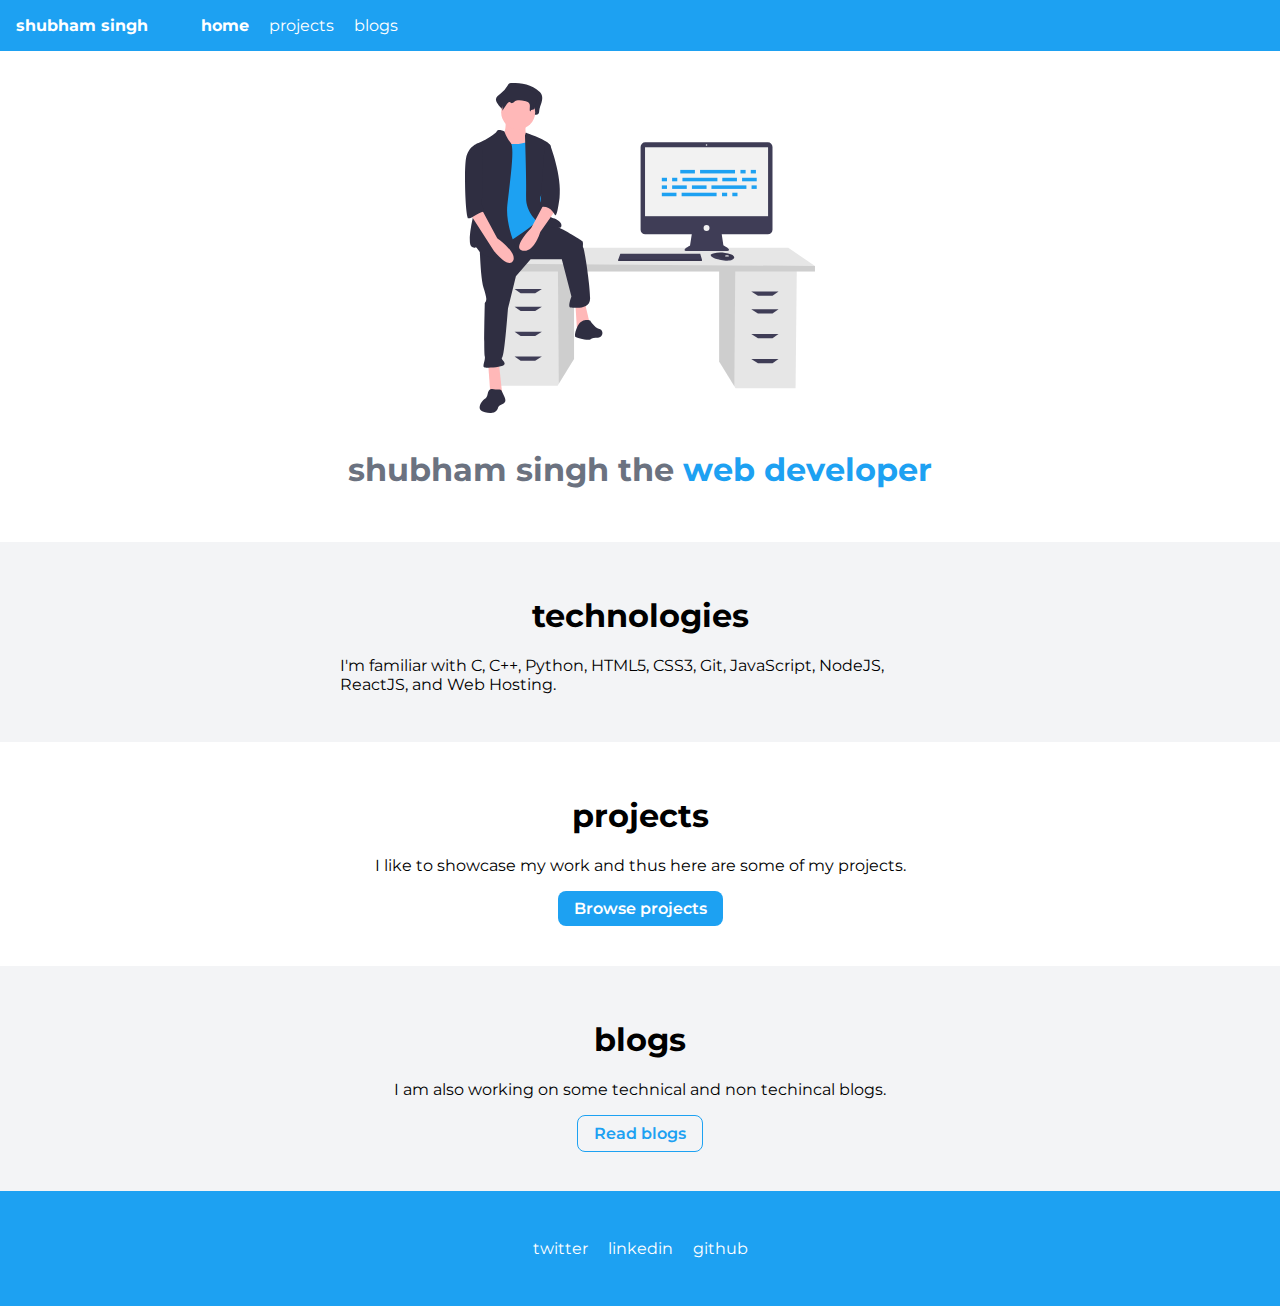
<file: index.html>
<!DOCTYPE html>
<html lang="en">

<head>
    <meta charset="UTF-8">
    <meta name="viewport" content="width=device-width, initial-scale=1.0">
    <link rel="stylesheet" href="styles.css">
    <title>home | shubham</title>
</head>

<body>

    <nav class="navigation">
        <div class="nav-brand text-center">
            <a class="link" href="index.html">shubham singh</a>
        </div>
        <ul class="list-non-bullet nav-pills text-center">
            <li class="list-item-inline"><a class="link link-active" href="index.html">home</a></li>
            <li class="list-item-inline"><a class="link" href="projects.html">projects</a></li>
            <li class="list-item-inline"><a class="link" href="blogs.html">blogs</a></li>
        </ul>
    </nav>

    <header class="hero">
        <img class="hero-img" src="/images/web-developer.svg" alt="">
        <h1 class="hero-heading">shubham singh the <span class="text-focus">web developer</span></h1>
    </header>

    <section class="section ow">
        <div class="container container-center">
            <h1>technologies</h1>
            <p>I'm familiar with C, C++, Python, HTML5, CSS3, Git, JavaScript, NodeJS, ReactJS, and Web Hosting.</p>
        </div>
    </section>

    <section class="section">
        <div class="container container-center">
            <h1>projects</h1>
            <p class="text-center">I like to showcase my work and thus here are some of my projects.<br>
                <a class="link link-primary" href="projects.html">Browse projects</a>
            </p>

        </div>
    </section>

    <section class="section ow">
        <div class="container container-center">
            <h1>blogs</h1>
            <p class="text-center">I am also working on some technical and non techincal blogs.<br>
                <a class="link link-secondary" href="blogs.html">Read blogs</a></p>
        </div>
    </section>

    <footer class="footer">
        <ul class="list-non-bullet">
            <li class="list-item-inline">
                <a class="link" href="https://twitter.com/i_shubhamsingh" target="_blank">twitter</a>
            </li>
            <li class="list-item-inline">
                <a class="link" href="https://www.linkedin.com/in/shubham-singh" target="_blank">linkedin</a>
            </li>
            <li class="list-item-inline">
                <a class="link" href="https://www.github.com/shubham-singh" target="_blank">github</a>
            </li>
        </ul>
    </footer>
</body>

</html>
</file>
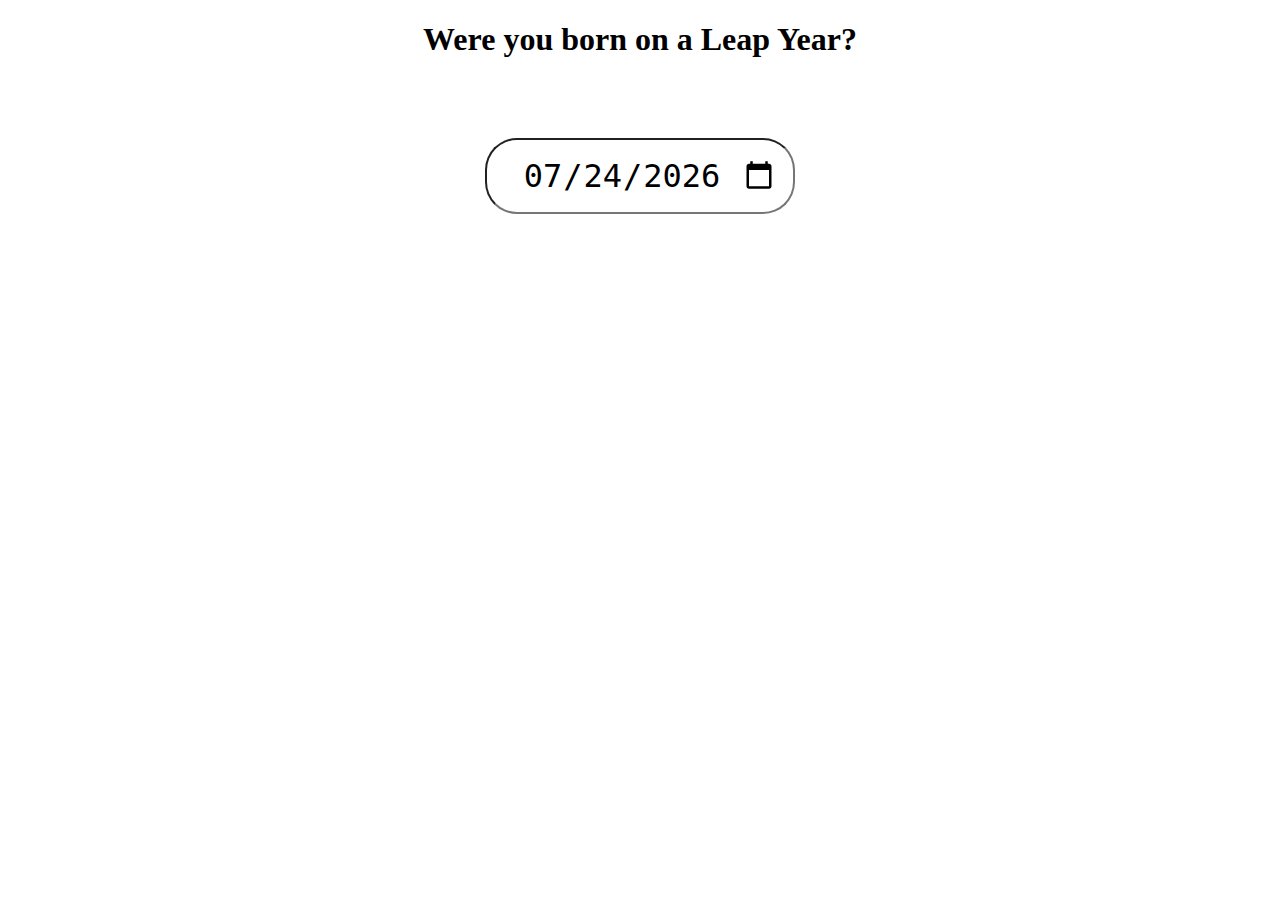
<file: projects/leap-year/index.html>
<!DOCTYPE html>
<html lang="en">
<head>
    <meta charset="UTF-8">
    <meta name="viewport" content="width=device-width, initial-scale=1.0">
    <link rel="stylesheet" href="style.css">
    <title>Were you born on a Leap Year?</title>
</head>
<body>
    <h1 id="heading">Were you born on a Leap Year?</h1>
    <input id="input" type="date" placeholder="select date">
    <div class="container-center">

    </div>
    <script src="app.js"></script>
</body>
</html>
</file>
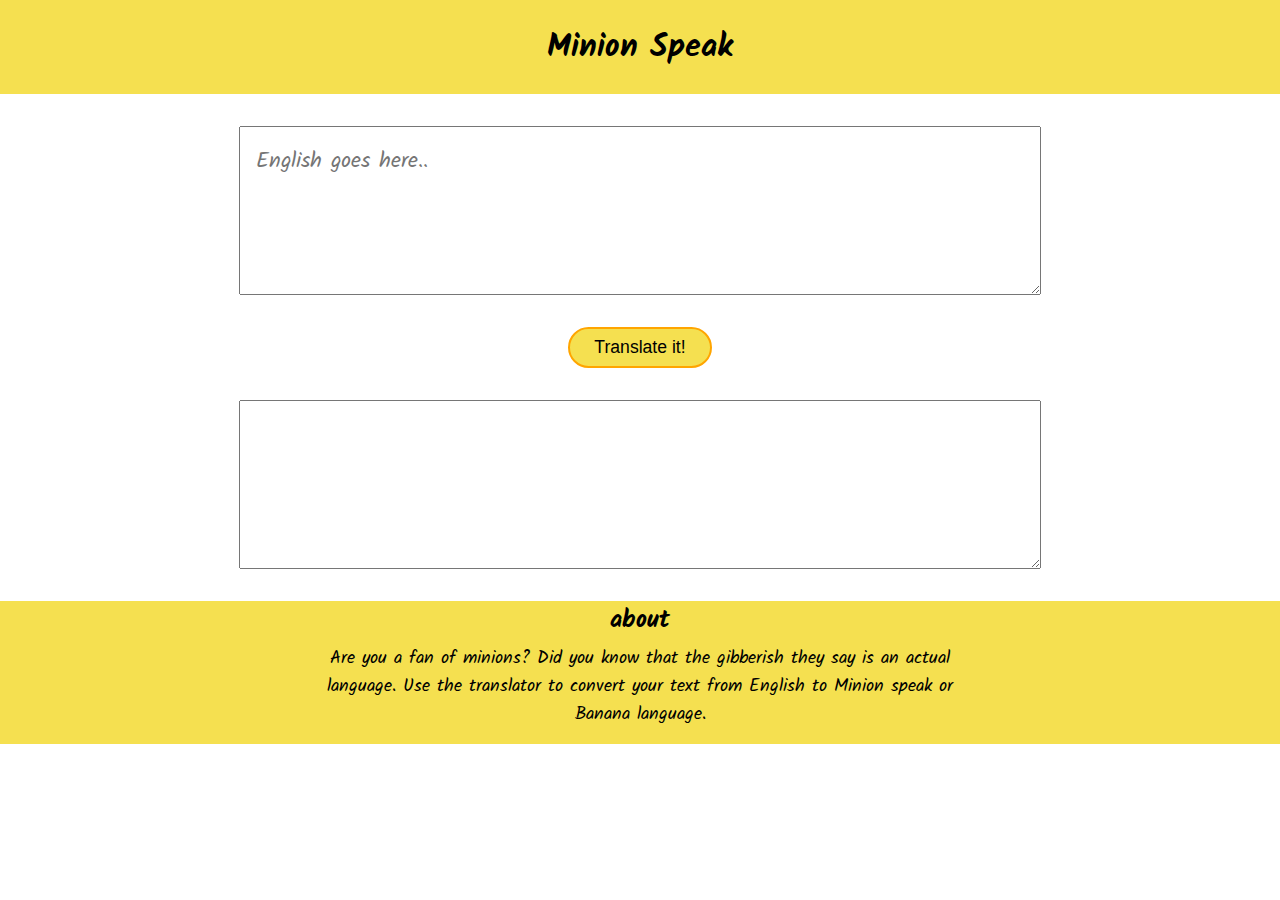
<file: projects/minion-translator/index.html>
<!DOCTYPE html>
<html lang="en">
<head>
    <meta charset="UTF-8">
    <meta name="viewport" content="width=device-width, initial-scale=1.0">
    <title>Minion Speak</title>

    <link rel="stylesheet" href="style.css">

</head>
<body>
    <nav>
        <h1 class="nav-brand">Minion Speak</h1>
    </nav>

    <textarea id="txt-input" placeholder="English goes here.."></textarea>
    
    <button id="btn-translate">Translate it!</button>

    <textarea id="txt-output" readonly></textarea>

    <footer class="footer">
        <h2>about</h2>
        <p>Are you a fan of minions? Did you know that the gibberish they say is an actual language. Use the translator to convert your text from English to Minion speak or Banana language.</p>
    </footer>

    <script src="app.js"></script>
</body>
</html>
</file>
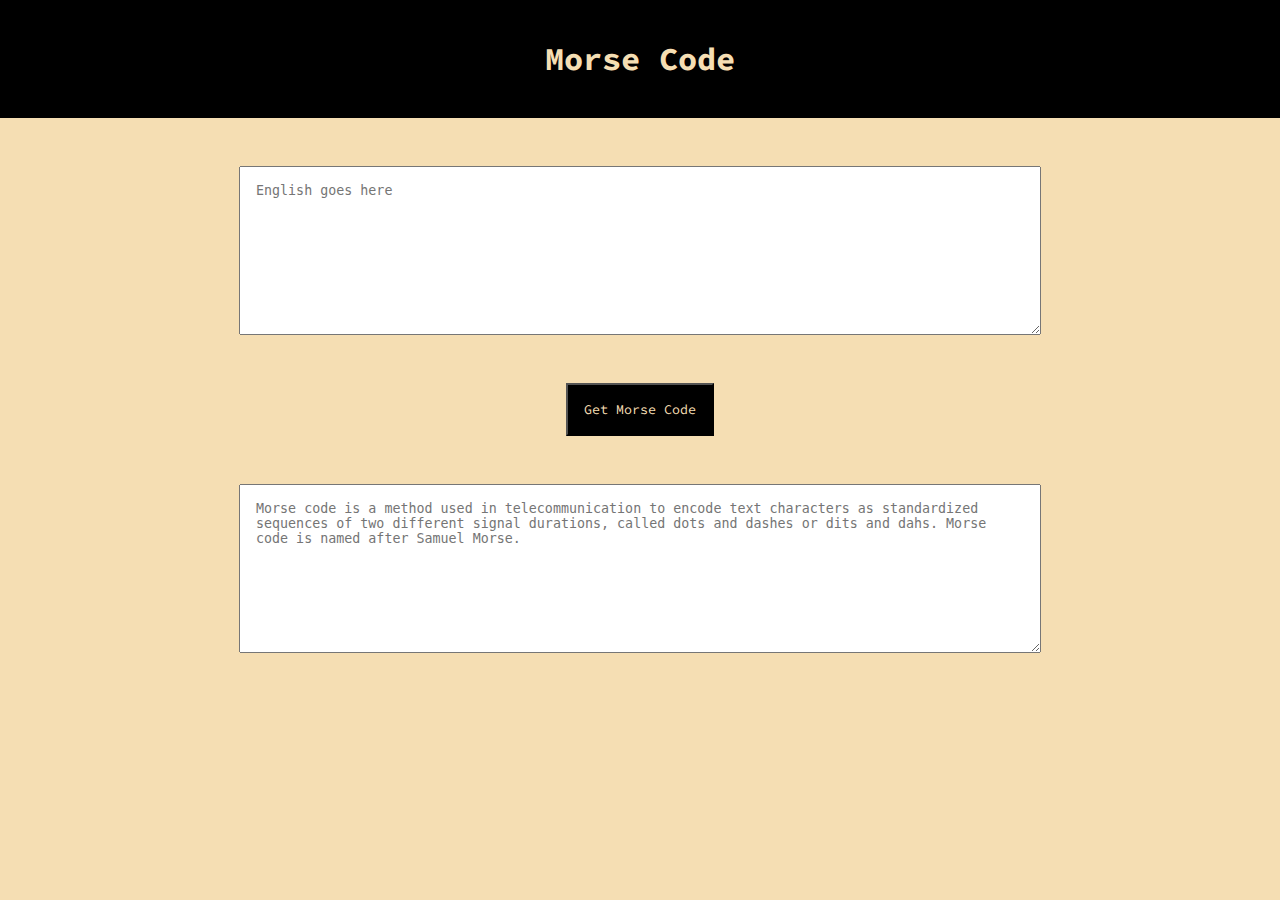
<file: projects/morse-translator/index.html>
<!DOCTYPE html>
<html lang="en">
<head>
    <meta charset="UTF-8">
    <meta name="viewport" content="width=device-width, initial-scale=1.0">
    <title>Morse Code</title>
    <link rel="stylesheet" href="style.css">
</head>
<body>

    <nav>
        <h1>Morse Code</h1>
    </nav>

    <textarea id="txt-input" placeholder="English goes here"></textarea>

    <button id="btn-translate">
        Get Morse Code
    </button>

    <textarea readonly id="txt-output" placeholder="Morse code is a method used in telecommunication to encode text characters as standardized sequences of two different signal durations, called dots and dashes or dits and dahs. Morse code is named after Samuel Morse."></textarea>
    
    <script src="app.js"></script>
    
</body>
</html>
</file>
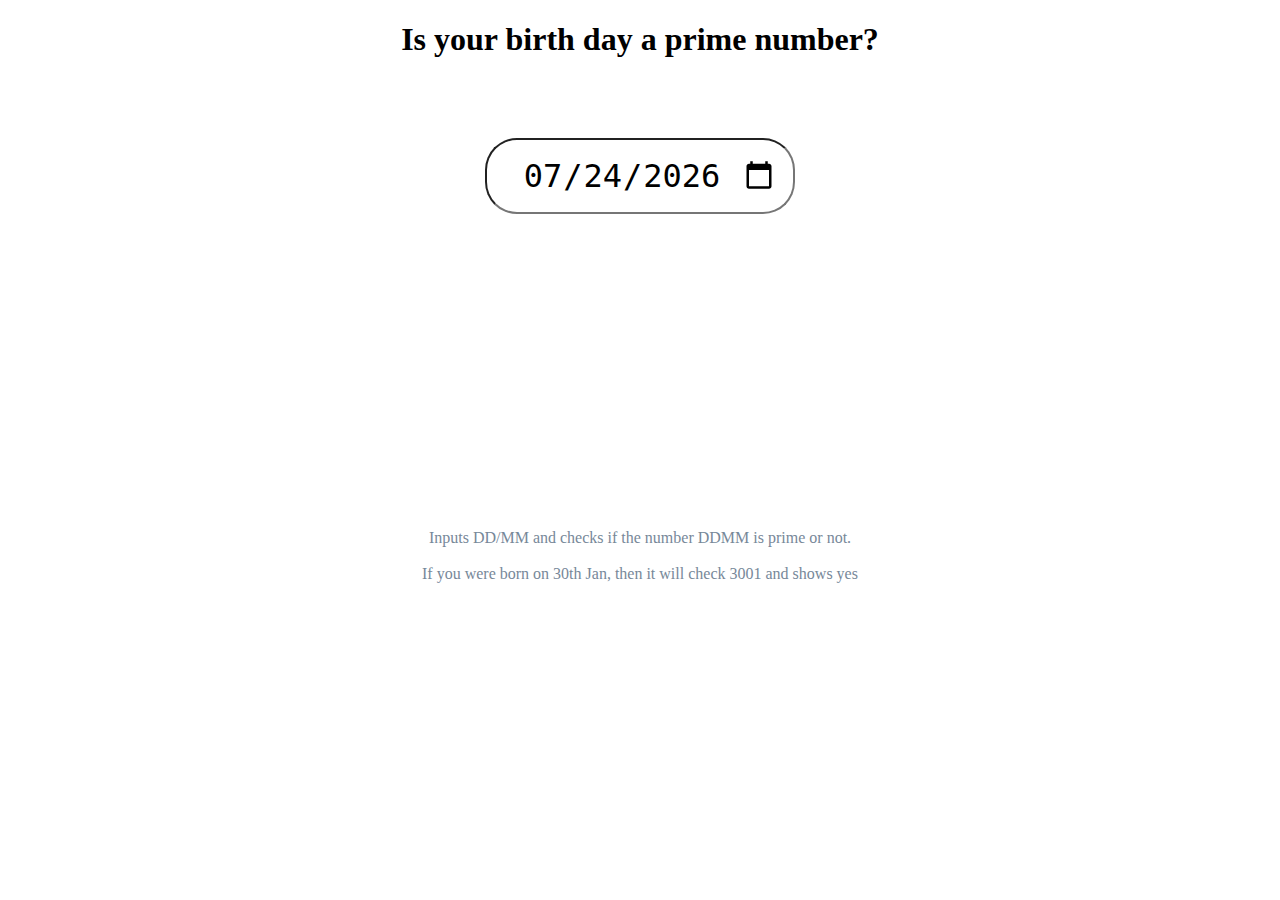
<file: projects/prime-number/index.html>
<!DOCTYPE html>
<html lang="en">

<head>
    <meta charset="UTF-8">
    <meta name="viewport" content="width=device-width, initial-scale=1.0">
    <link rel="stylesheet" href="style.css">
    <title>Is your birth day a prime number?</title>
</head>

<body>
    <h1 id="heading">Is your birth day a prime number?</h1>
    <input id="input" type="date">
    <div class="container-center">

    </div>
    <p>Inputs DD/MM and checks if the number DDMM is prime or not.<br><br>If you were born on 30th Jan, then it will
        check 3001 and shows yes</p>
    <script src="app.js"></script>
</body>

</html>
</file>
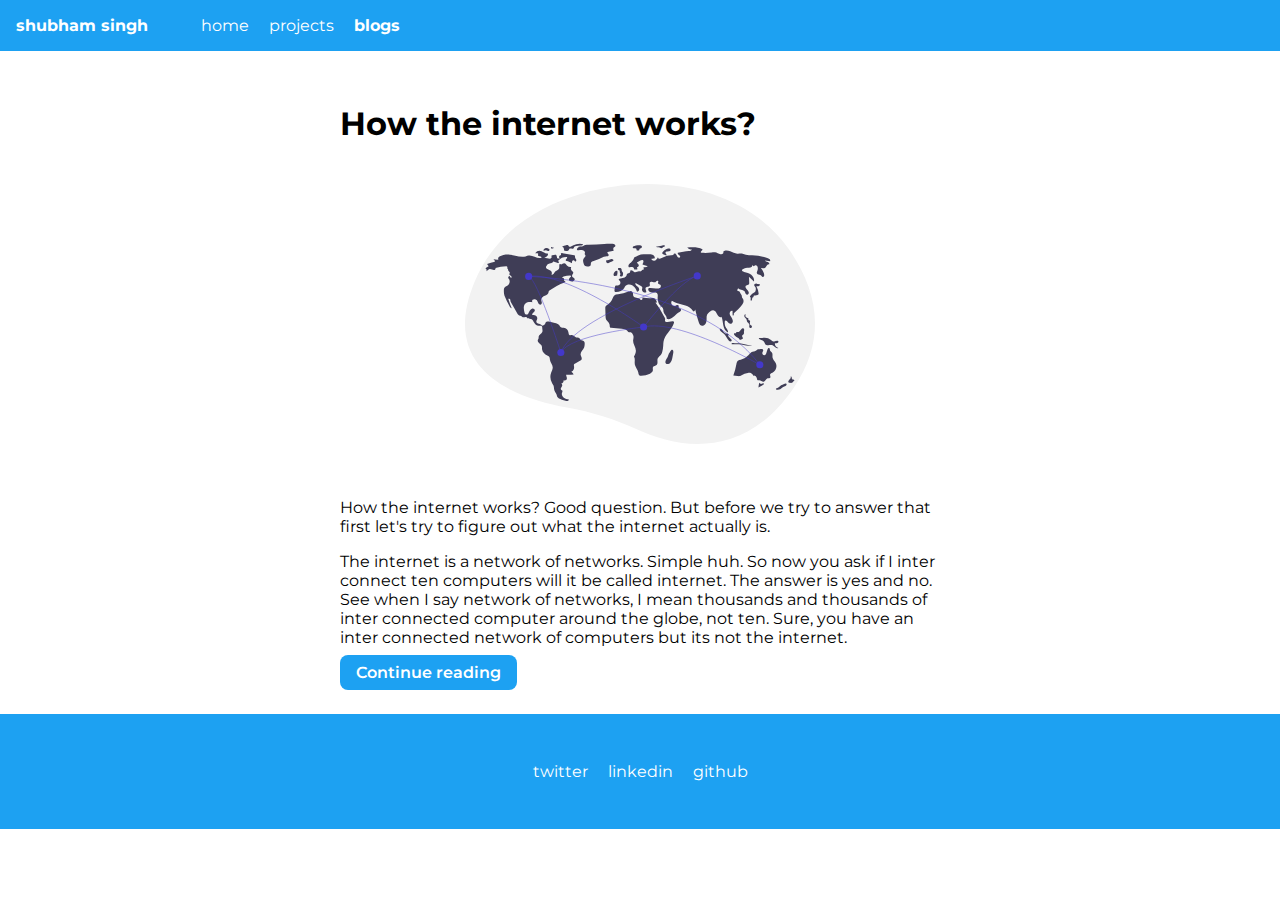
<file: blogs.html>
<!DOCTYPE html>
<html lang="en">

<head>
    <meta charset="UTF-8">
    <meta name="viewport" content="width=device-width, initial-scale=1.0">
    <link rel="stylesheet" href="styles.css">
    <title>blogs | shubham</title>
</head>

<body>

    <nav class="navigation">
        <div class="nav-brand text-center">
            <a class="link" href="index.html">shubham singh</a>
        </div>
        <ul class="list-non-bullet nav-pills text-center">
            <li class="list-item-inline"><a class="link" href="index.html">home</a></li>
            <li class="list-item-inline"><a class="link" href="projects.html">projects</a></li>
            <li class="list-item-inline"><a class="link link-active" href="blogs.html">blogs</a></li>
        </ul>
    </nav>

    <div class=" hero container container-center">
        <h1>How the internet works?</h1>
        <br>
        <img class="hero-img" src="/blogs/images/internet.svg">
        <br><br>
        <p>How the internet works? Good question. But before we try to answer that first let's try to figure out what
            the internet actually is.</p>
        <p>The internet is a network of networks. Simple huh. So now you ask if I inter connect ten computers will it be
            called internet. The answer is yes and no. See when I say network of networks, I mean thousands and
            thousands of inter connected computer around the globe, not ten. Sure, you have an inter connected network
            of computers but its not the internet.</p>
        <a class="link link-primary link-margin" href="/blogs/internet.html">Continue reading</a>
    </div>

    <footer class="footer">
        <ul class="list-non-bullet">
            <li class="list-item-inline">
                <a class="link" href="https://twitter.com/i_shubhamsingh" target="_blank">twitter</a>
            </li>
            <li class="list-item-inline">
                <a class="link" href="https://www.linkedin.com/in/shubham-singh" target="_blank">linkedin</a>
            </li>
            <li class="list-item-inline">
                <a class="link" href="https://www.github.com/shubham-singh" target="_blank">github</a>
            </li>
        </ul>
    </footer>
</body>

</html>
</file>
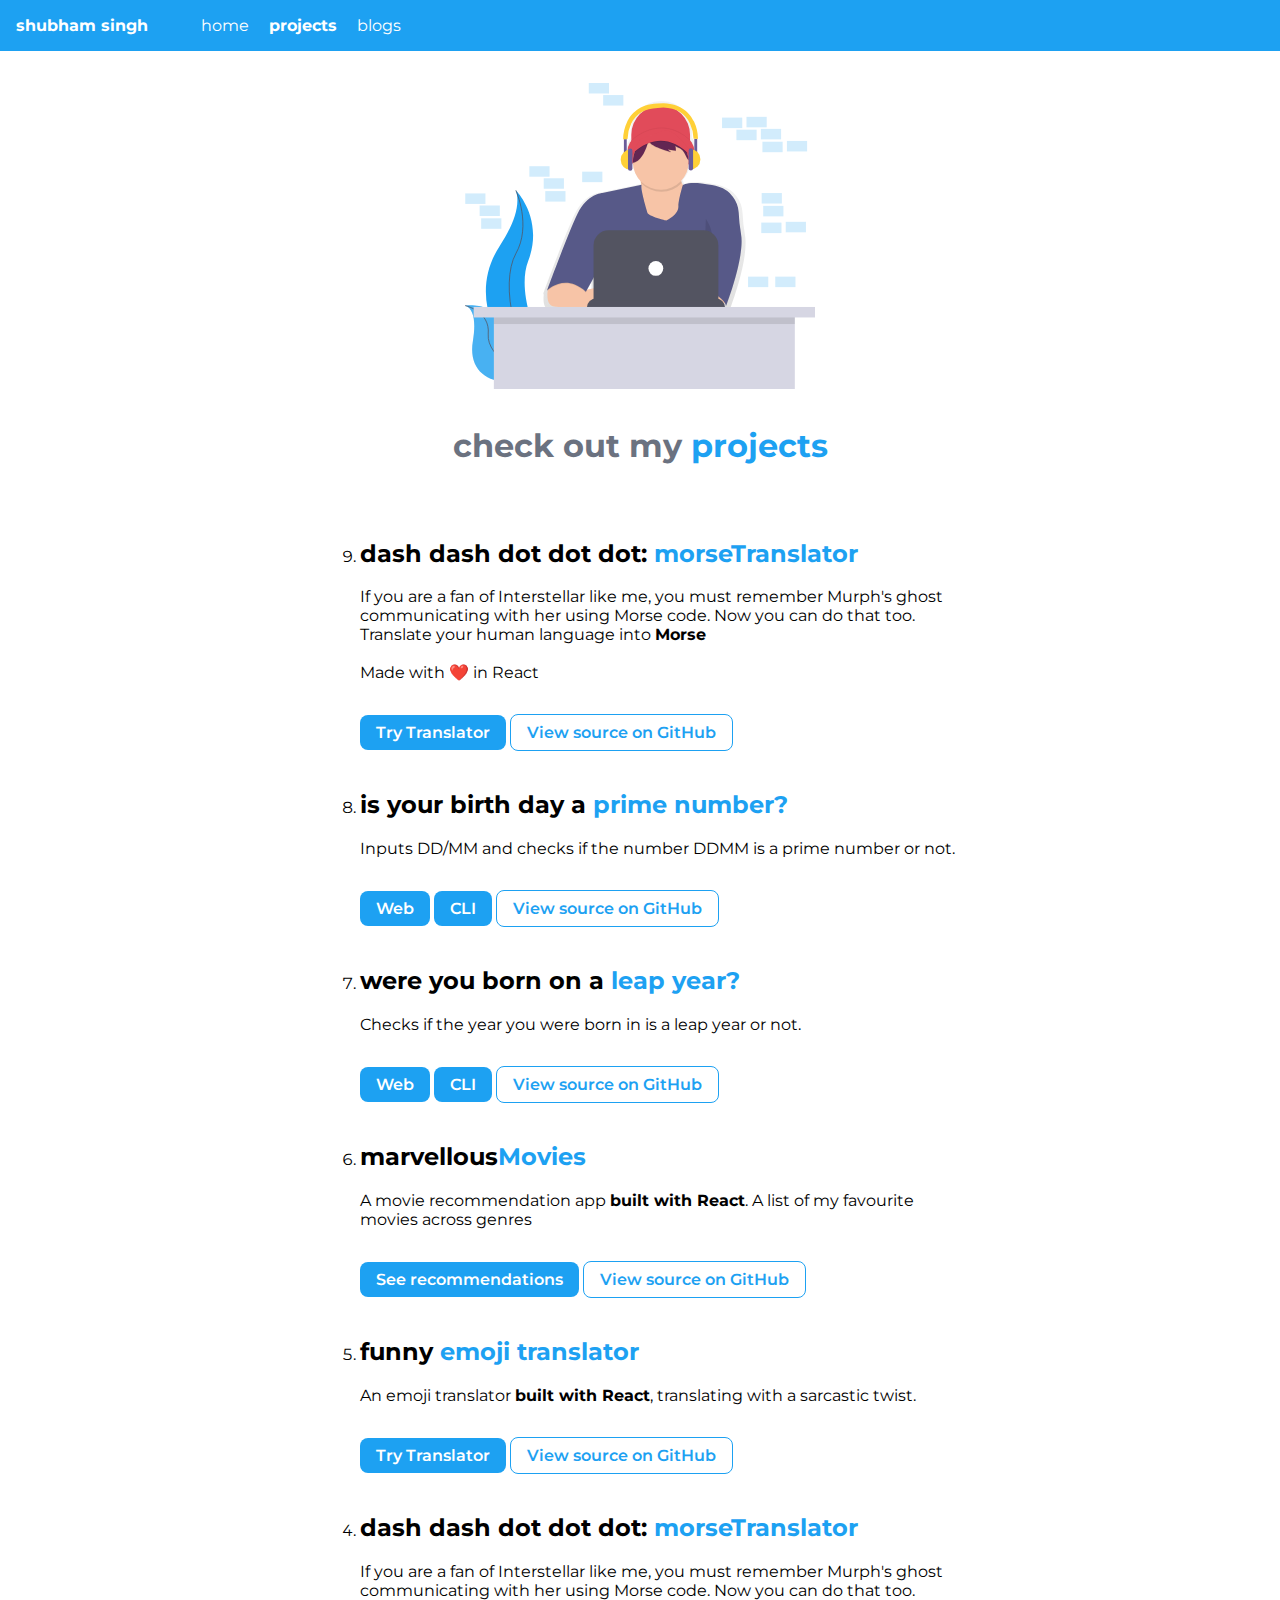
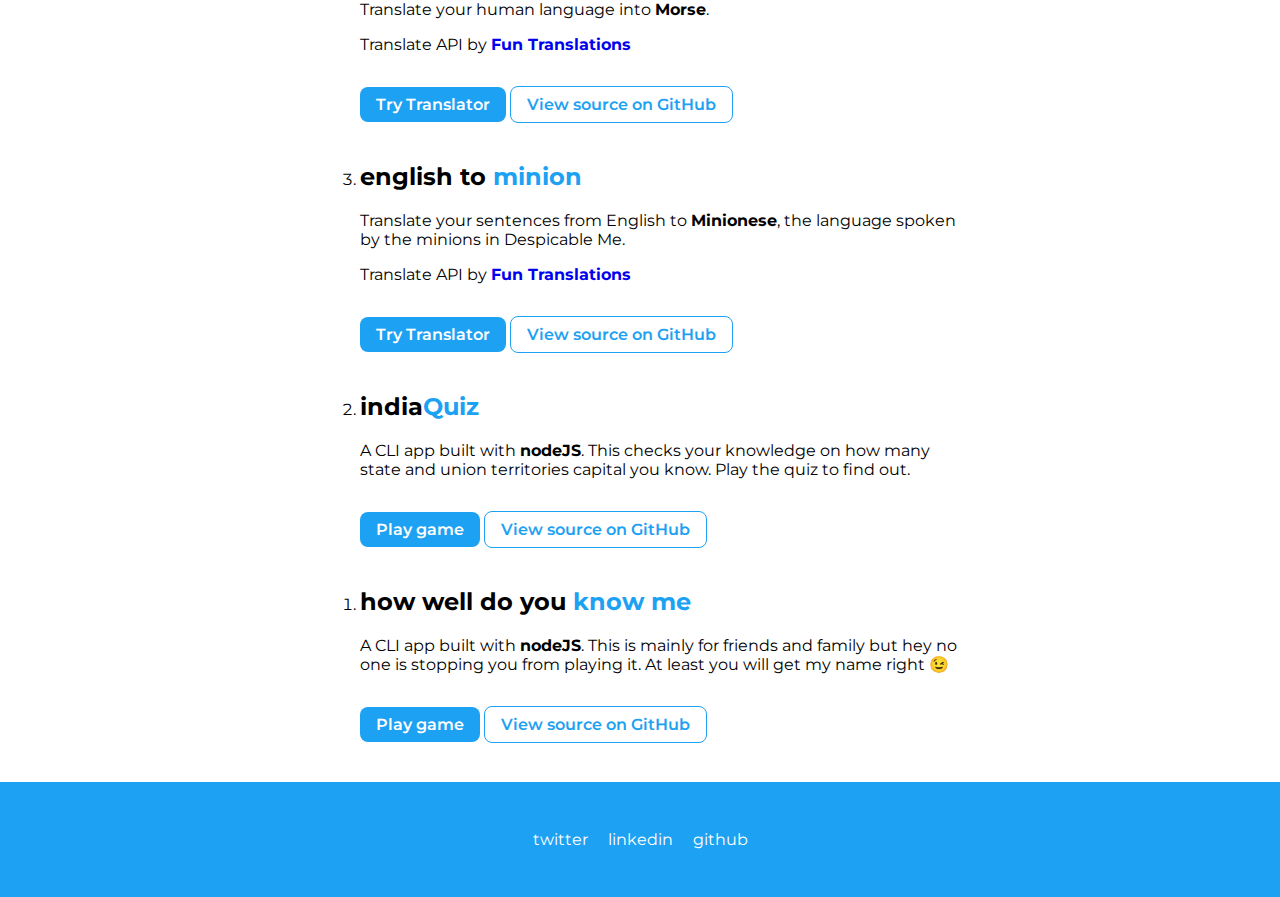
<file: projects.html>
<!DOCTYPE html>
<html lang="en">

<head>
    <meta charset="UTF-8">
    <meta name="viewport" content="width=device-width, initial-scale=1.0">
    <link rel="stylesheet" href="styles.css">
    <title>projects | shubham</title>
</head>

<body>

    <nav class="navigation">
        <div class="nav-brand text-center">
            <a class="link" href="index.html">shubham singh</a>
        </div>
        <ul class="list-non-bullet nav-pills text-center">
            <li class="list-item-inline"><a class="link" href="index.html">home</a></li>
            <li class="list-item-inline"><a class="link link-active" href="projects.html">projects</a></li>
            <li class="list-item-inline"><a class="link" href="blogs.html">blogs</a></li>
        </ul>
    </nav>

    <header class="hero">
        <img class="hero-img" src="/images/coding.svg" alt="">
        <h1 class="hero-heading">check out my <span class="text-focus">projects</span></h1>
    </header>

    <ol reversed>

        <li class="container-center margin-bottom">

            <h2>dash dash dot dot dot: <span class="text-focus">morseTranslator</span></h2>
            <p>If you are a fan of Interstellar like me, you must remember Murph's ghost communicating with her using Morse code. Now you can do that too. Translate your human language into <strong>Morse</strong><br><br>Made with ❤️ in React</p>
            <a class="link link-primary" href="https://7henf.csb.app/">Try Translator</a>
            <a class="link link-secondary" href="https://github.com/shubham-singh/morse-translator-react" target="_blank">View source on GitHub</a>
        </li>

        <li class="container-center margin-bottom">

            <h2>is your birth day a <span class="text-focus">prime number?</span></h2>
            <p>Inputs DD/MM and checks if the number DDMM is a prime number or not.</p>
            <a class="link link-primary" href="projects/prime-number/index.html" target="_blank">Web</a>
            <a class="link link-primary" href="https://repl.it/@iShubhamSingh/primeNumber?embed=1&output=1"target="_blank">CLI</a>
            <a class="link link-secondary" href="https://github.com/shubham-singh/birthday-prime-number" target="_blank">View source on GitHub</a>
        </li>
        
        <li class="container-center margin-bottom">
            
            <h2>were you born on a <span class="text-focus">leap year?</span></h2>
            <p>Checks if the year you were born in is a leap year or not.</p>
            <a class="link link-primary" href="projects/leap-year/index.html" target="_blank">Web</a>
            <a class="link link-primary" href="https://repl.it/@iShubhamSingh/leapYear?embed=1&output=1" target="_blank">CLI</a>
            <a class="link link-secondary" href="https://github.com/shubham-singh/born-leap-year" target="_blank">View source on GitHub</a>
        </li>
        
        <li class="container-center margin-bottom">

            <h2>marvellous<span class="text-focus">Movies</span></h2>
            <p>A movie recommendation app <strong>built with React</strong>. A list of my favourite movies across genres</p>
            <a class="link link-primary" href="https://zqi78.csb.app/">See recommendations</a>
            <a class="link link-secondary" href="https://github.com/shubham-singh/movie-recommendation" target="_blank">View source on GitHub</a>
        </li>

        <li class="container-center margin-bottom">

            <h2>funny <span class="text-focus">emoji translator</span></h2>
            <p>An emoji translator <strong>built with React</strong>, translating with a sarcastic twist.</p>
            <a class="link link-primary" href="https://ii86i.csb.app/">Try Translator</a>
            <a class="link link-secondary" href="https://github.com/shubham-singh/emoji-translator" target="_blank">View source on GitHub</a>
        </li>

        <li class="container-center margin-bottom">

            <h2>dash dash dot dot dot: <span class="text-focus">morseTranslator</span></h2>
            <p>If you are a fan of Interstellar like me, you must remember Murph's ghost communicating with her using Morse code. Now you can do that too. Translate your human language into <strong>Morse</strong>.</p>
            <p>Translate API by <strong><a class="link text-focus-secondary" href="https://funtranslations.com/" target="_blank">Fun Translations</a></strong></p>
            <a class="link link-primary" href="projects/morse-translator/index.html" target="_blank">Try Translator</a>
            <a class="link link-secondary" href="https://github.com/shubham-singh/morse-translator" target="_blank">View source on GitHub</a>
        </li>

        <li class="container-center margin-bottom">
            <h2>english to <span class="text-focus">minion</span></h2>
            <p>Translate your sentences from English to <strong>Minionese</strong>, the language spoken by the minions in Despicable Me.</p>
            <p>Translate API by <strong><a class="link text-focus-secondary" href="https://funtranslations.com/" target="_blank">Fun Translations</a></strong></p>
            <a class="link link-primary" href="projects/minion-translator/index.html" target="_blank">Try Translator</a>
            <a class="link link-secondary" href="https://github.com/shubham-singh/translate-app" target="_blank">View source on GitHub</a>
        </li>

        <li class="container-center margin-bottom">
            <h2>india<span class="text-focus">Quiz</span></h2>
            <p>A CLI app built with <strong>nodeJS</strong>. This checks your knowledge on how many state and union territories capital you know. Play the quiz to find out.</p>
            <a class="link link-primary" href="https://repl.it/@iShubhamSingh/indiaQuiz?embed=1&output=1" target="_blank">Play game</a>
            <a class="link link-secondary" href="https://github.com/shubham-singh/indiaQuiz" target="_blank">View source on GitHub</a>
        </li>

        <li class="container-center margin-bottom">
            <h2>how well do you <span class="text-focus">know me</span></h2>
            <p>A CLI app built with <strong>nodeJS</strong>. This is mainly for friends and family but hey no one is stopping you from playing it. At least you will get my name right &#128521</p>
            <a class="link link-primary" href="https://repl.it/@iShubhamSingh/ex15?embed=1&output=1" target="_blank">Play game</a>
            <a class="link link-secondary" href="https://github.com/shubham-singh/do-you-know-me" target="_blank">View source on GitHub</a>
        </li>

    </ol>




    <footer class="footer">
        <ul class="list-non-bullet">
            <li class="list-item-inline">
                <a class="link" href="https://twitter.com/i_shubhamsingh" target="_blank">twitter</a>
            </li>
            <li class="list-item-inline">
                <a class="link" href="https://www.linkedin.com/in/shubham-singh" target="_blank">linkedin</a>
            </li>
            <li class="list-item-inline">
                <a class="link" href="https://www.github.com/shubham-singh" target="_blank">github</a>
            </li>
        </ul>
    </footer>
</body>

</html>
</file>
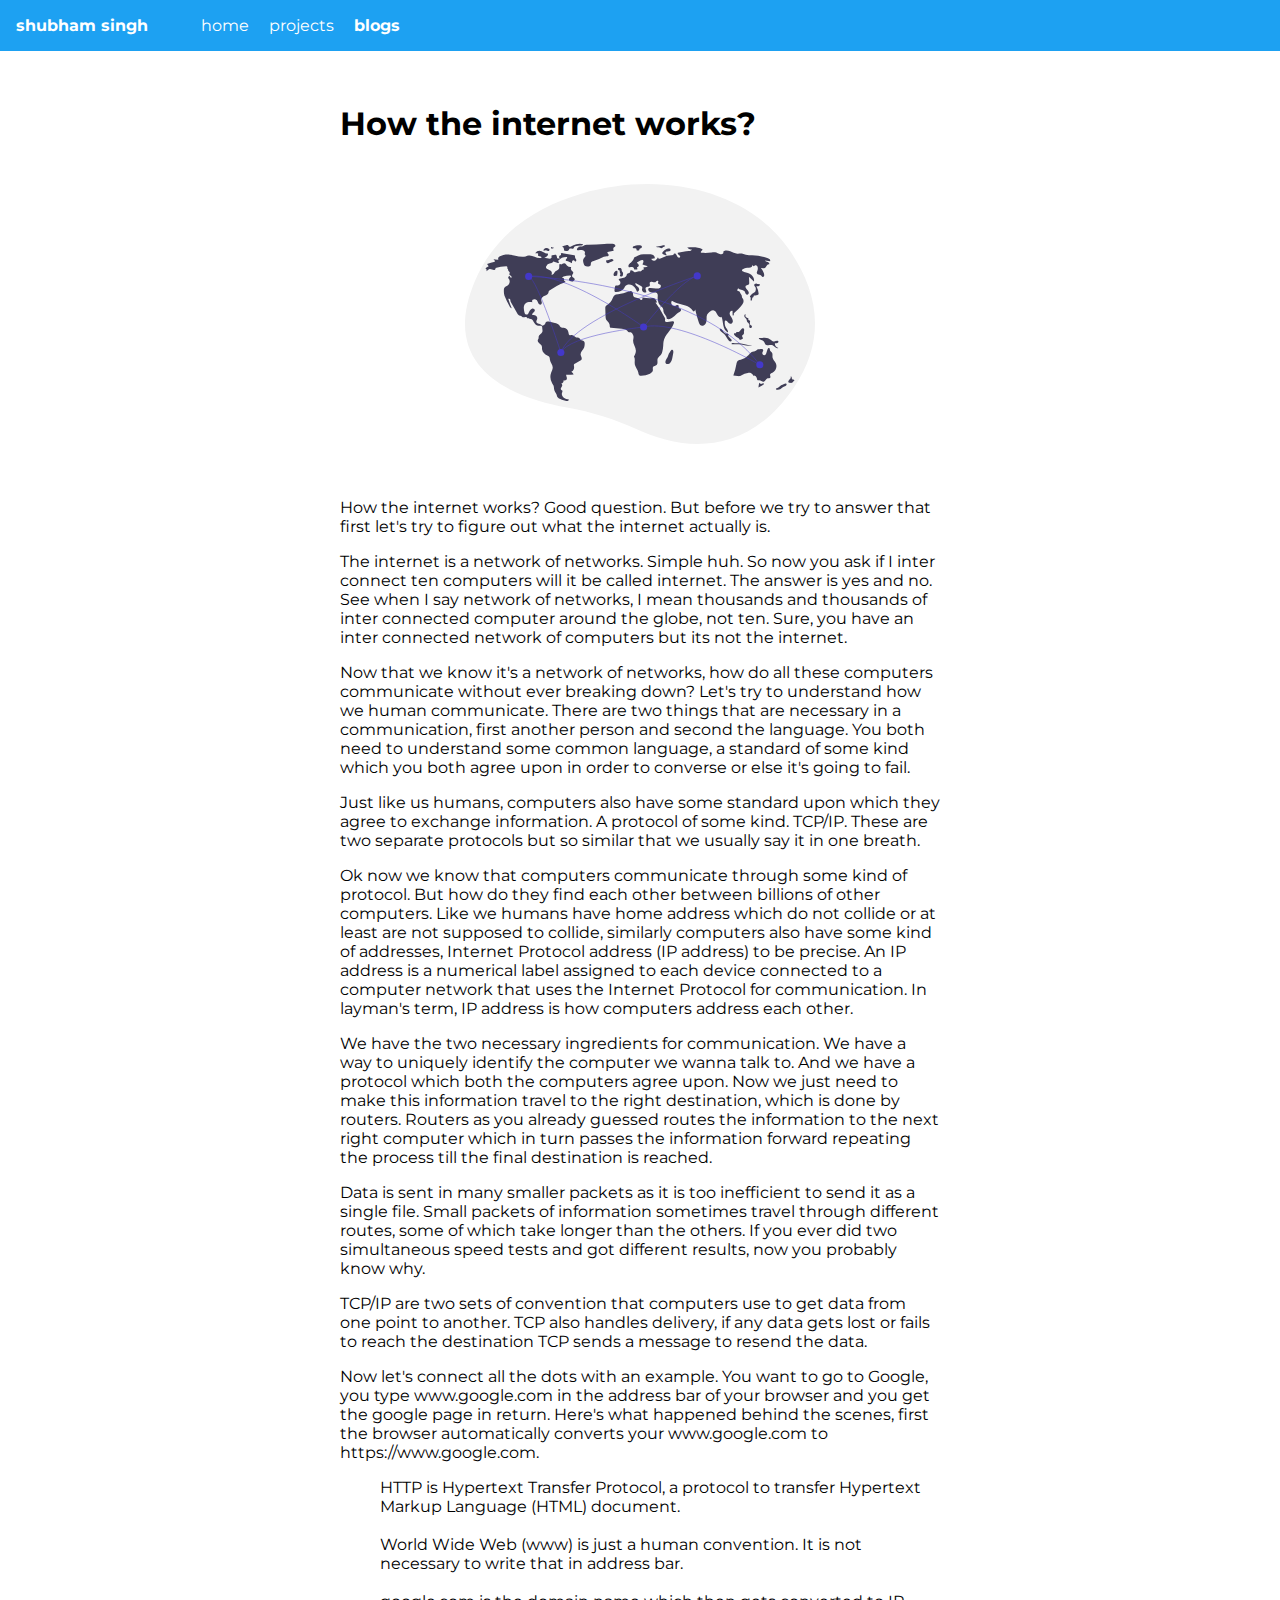
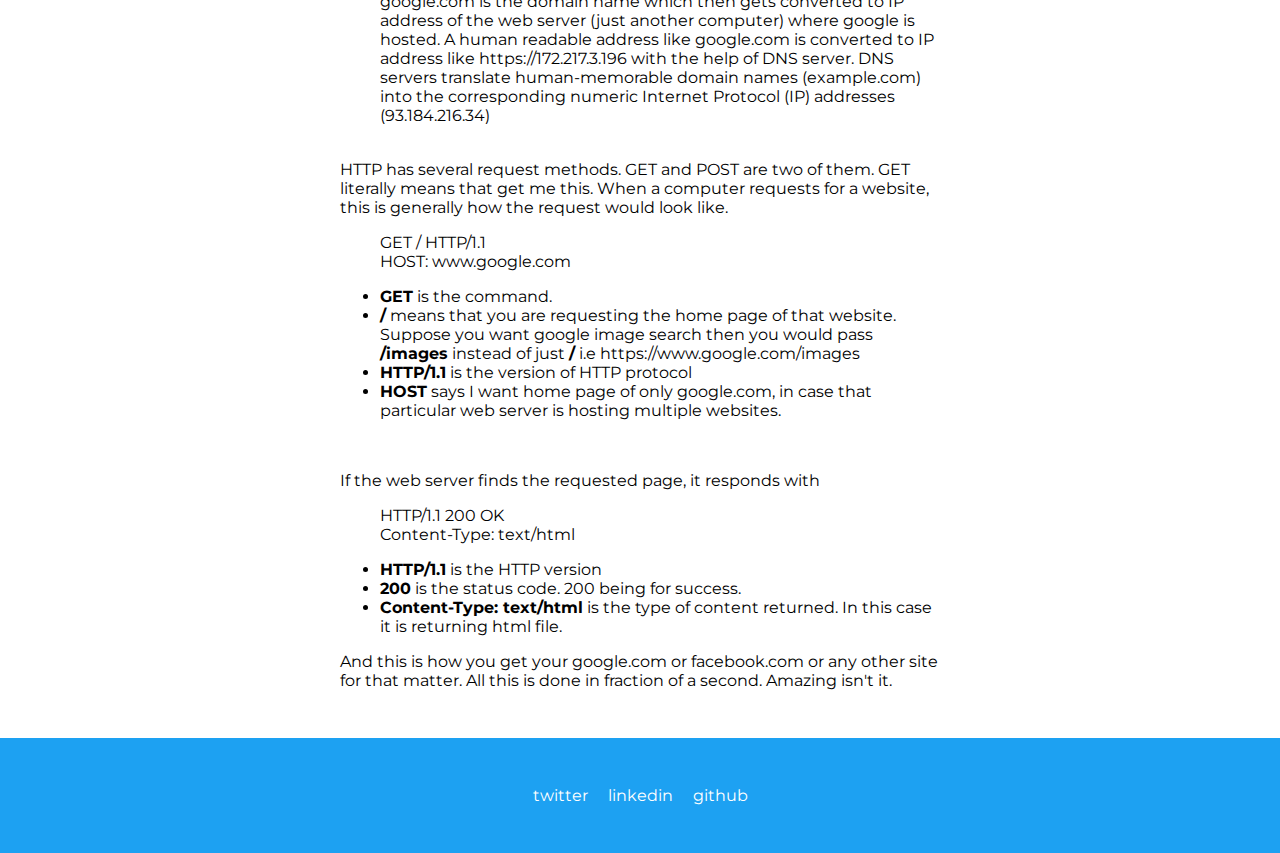
<file: blogs/internet.html>
<!DOCTYPE html>
<html lang="en">

<head>
    <meta charset="UTF-8">
    <meta name="viewport" content="width=device-width, initial-scale=1.0">
    <link rel="stylesheet" href="../styles.css">
    <title>internet</title>
</head>

<body>

    <nav class="navigation">
        <div class="nav-brand text-center">
            <a class="link" href="../index.html">shubham singh</a>
        </div>
        <ul class="list-non-bullet nav-pills text-center">
            <li class="list-item-inline"><a class="link" href="../index.html">home</a></li>
            <li class="list-item-inline"><a class="link" href="../projects.html">projects</a></li>
            <li class="list-item-inline"><a class="link link-active" href="../blogs.html">blogs</a></li>
        </ul>
    </nav>

    <div class="hero container container-center">
        <h1>How the internet works?</h1>
        <br>
        <img class="hero-img" src="images/internet.svg">
        <br><br>
        <p>How the internet works? Good question. But before we try to answer that first let's try to figure out what
            the internet actually is.</p>
        <p>The internet is a network of networks. Simple huh. So now you ask if I inter connect ten computers will it be
            called internet. The answer is yes and no. See when I say network of networks, I mean thousands and
            thousands of inter connected computer around the globe, not ten. Sure, you have an inter connected network
            of computers but its not the internet.</p>

        <p>Now that we know it's a network of networks, how do all these computers communicate without ever breaking
            down? Let's try to understand how we human communicate. There are two things that are necessary in a
            communication, first another person and second the language. You both need to understand some common
            language, a standard of some kind which you both agree upon in order to converse or else it's going to fail.
        </p>

        <p>Just like us humans, computers also have some standard upon which they agree to exchange information. A
            protocol of some kind. TCP/IP. These are two separate protocols but so similar that we usually say it in one
            breath.</p>

        <p>Ok now we know that computers communicate through some kind of protocol. But how do they find each other
            between billions of other computers. Like we humans have home address which do not collide or at least are
            not supposed to collide, similarly computers also have some kind of addresses, Internet Protocol address (IP
            address) to be precise. An IP address is a numerical label assigned to each device connected to a computer
            network that uses the Internet Protocol for communication. In layman's term, IP address is how computers
            address each other.</p>

        <p>We have the two necessary ingredients for communication. We have a way to uniquely identify the computer we
            wanna talk to. And we have a protocol which both the computers agree upon. Now we just need to make this
            information travel to the right destination, which is done by routers. Routers as you already guessed routes
            the information to the next right computer which in turn passes the information forward repeating the
            process till the final destination is reached.</p>

        <p>Data is sent in many smaller packets as it is too inefficient to send it as a single file. Small packets of
            information sometimes travel through different routes, some of which take longer than the others. If you
            ever did two simultaneous speed tests and got different results, now you probably know why.</p>

        <p>TCP/IP are two sets of convention that computers use to get data from one point to another. TCP also handles
            delivery, if any data gets lost or fails to reach the destination TCP sends a message to resend the data.
        </p>

        <p>Now let's connect all the dots with an example. You want to go to Google, you type www.google.com in the
            address bar of your browser and you get the google page in return. Here's what happened behind the scenes,
            first the browser automatically converts your www.google.com to https://www.google.com.</p>
        <ul>

            <li class="list-non-bullet">HTTP is Hypertext Transfer Protocol, a protocol to transfer Hypertext Markup Language (HTML) document.</li>
            
            <br>
            
            <li class="list-non-bullet">World Wide Web (www) is just a human convention. It is not necessary to write that in address bar.</li>
            
            <br>

            <li class="list-non-bullet">google.com is the domain name which then gets converted to IP address of the web server (just another computer) where google is hosted. A human readable address like google.com is converted to IP address like https://172.217.3.196 with the help of DNS server. DNS servers translate human-memorable domain names (example.com) into the corresponding numeric Internet Protocol (IP) addresses (93.184.216.34)</li>

            <br>
        </ul>

        <p>HTTP has several request methods. GET and POST are two of them. GET literally means that get me this. When a computer requests for a website, this is generally how the request would look like.</p>
        <ul class="list-non-bullet">
            <li>GET / HTTP/1.1<br>HOST: www.google.com</li>
        </ul>
        <ul>
            <li><strong>GET</strong> is the command.</li>
            <li><strong>/</strong> means that you are requesting the home page of that website. Suppose you want google image search then you would pass <strong>/images</strong> instead of just <strong>/</strong> i.e https://www.google.com/images</li>
            <li><strong>HTTP/1.1</strong> is the version of HTTP protocol</li>
            <li><strong>HOST</strong> says I want home page of only google.com, in case that particular web server is hosting multiple websites.</li>
        </ul>

        <br>
        <p>If the web server finds the requested page, it responds with</p>
        <ul class="list-non-bullet">
            <li>HTTP/1.1 200 OK<br>Content-Type: text/html</li>
        </ul>
        <ul>
            <li><strong>HTTP/1.1</strong> is the HTTP version</li>
            <li><strong>200</strong> is the status code. 200 being for success.</li>
            <li><strong>Content-Type: text/html</strong> is the type of content returned. In this case it is returning html file.</li>
        </ul>

        <p>And this is how you get your google.com or facebook.com or any other site for that matter. All this is done in fraction of a second. Amazing isn't it.</p>
    </div>

    <footer class="footer">
        <ul class="list-non-bullet">
            <li class="list-item-inline">
                <a class="link" href="https://twitter.com/i_shubhamsingh" target="_blank">twitter</a>
            </li>
            <li class="list-item-inline">
                <a class="link" href="https://www.linkedin.com/in/shubham-singh" target="_blank">linkedin</a>
            </li>
            <li class="list-item-inline">
                <a class="link" href="https://www.github.com/shubham-singh" target="_blank">github</a>
            </li>
        </ul>
    </footer>
</body>

</html>
</file>
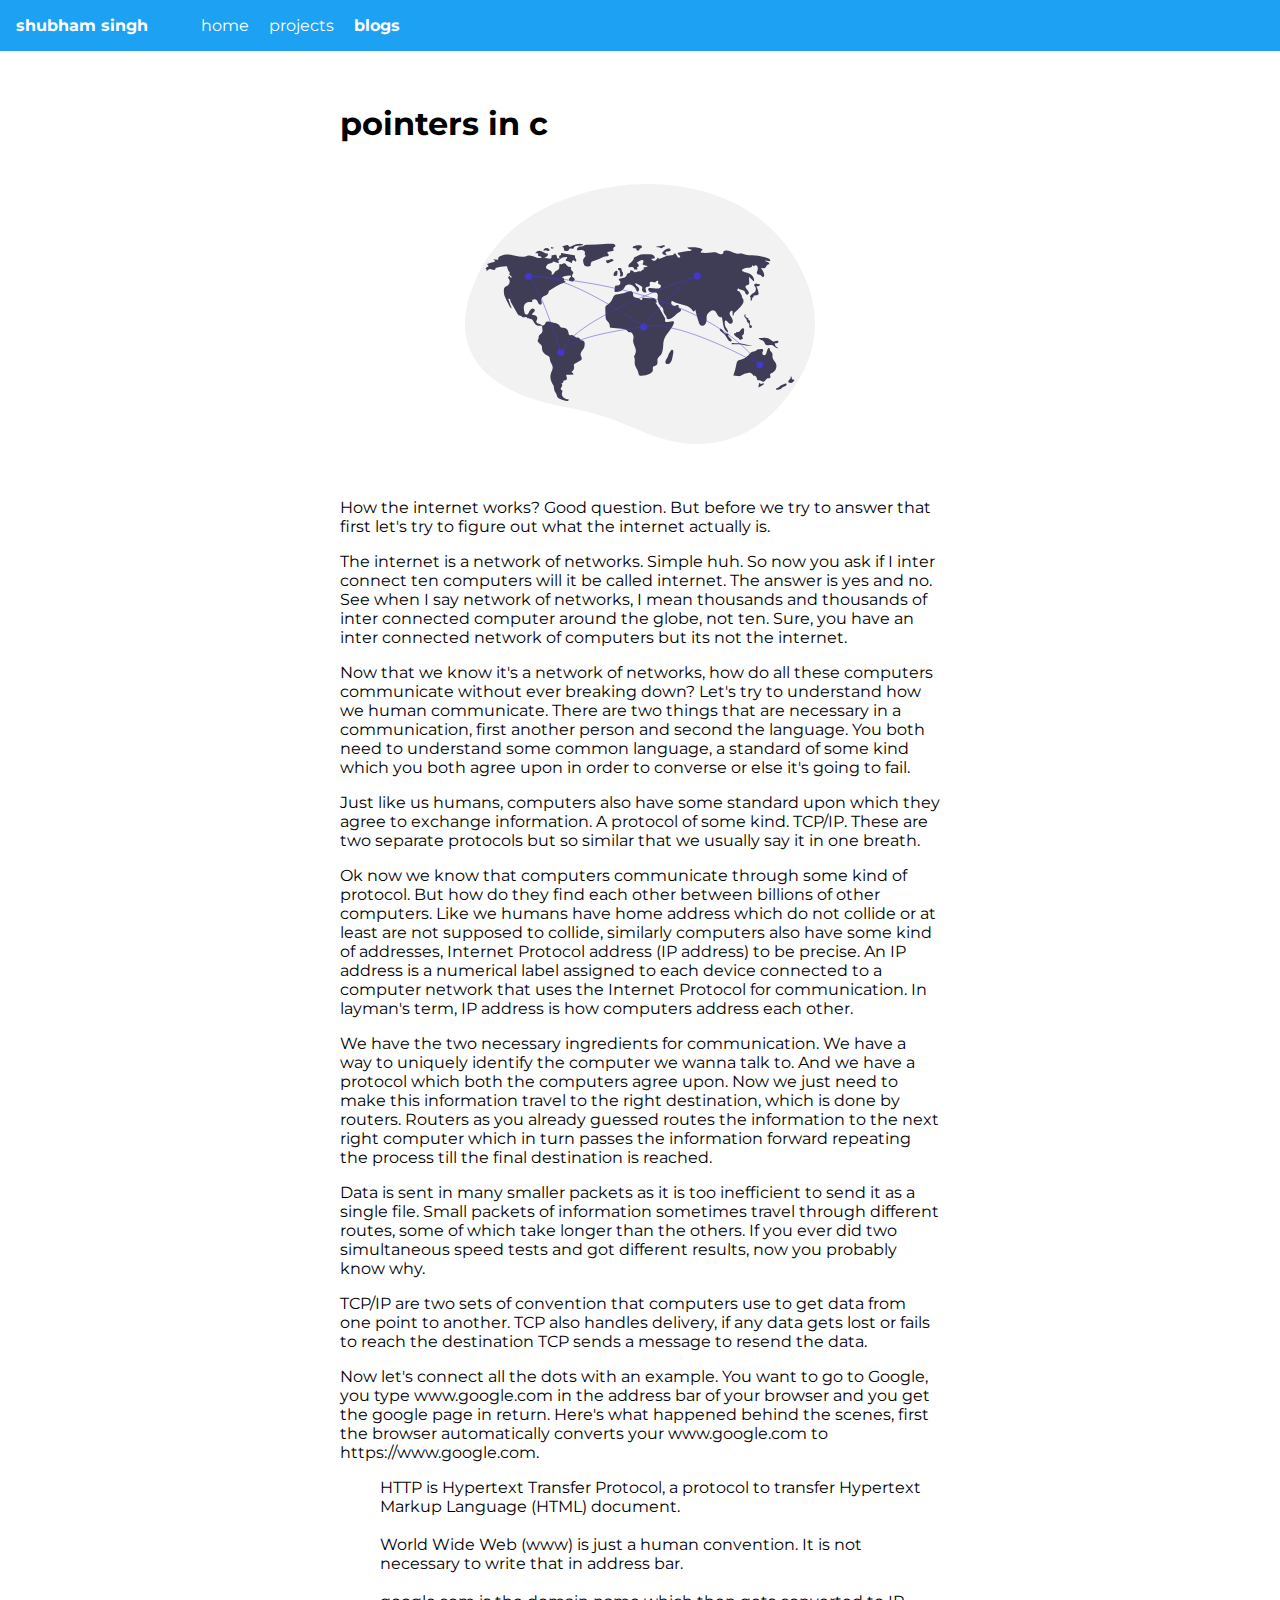
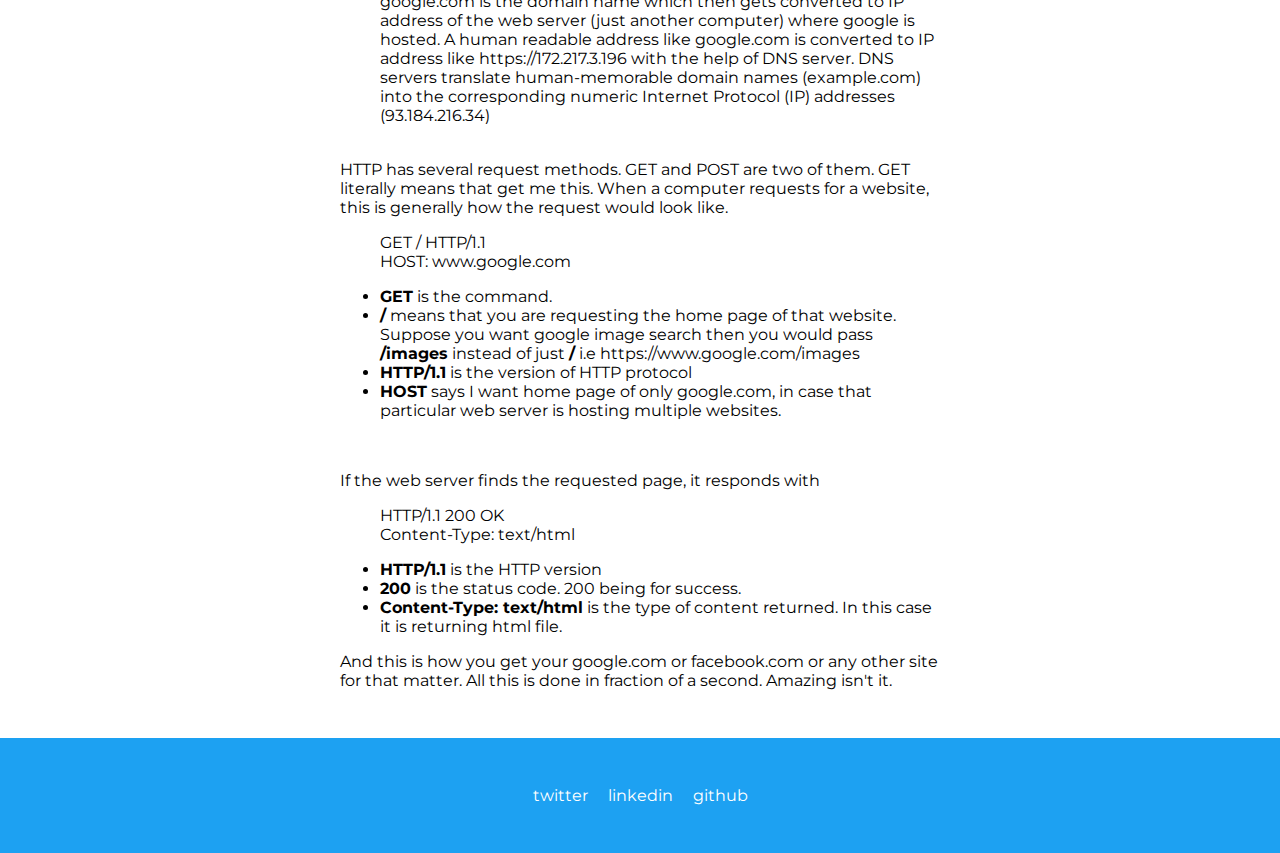
<file: blogs/pointers.html>
<!DOCTYPE html>
<html lang="en">

<head>
    <meta charset="UTF-8">
    <meta name="viewport" content="width=device-width, initial-scale=1.0">
    <link rel="stylesheet" href="../styles.css">
    <title>pointers</title>
</head>

<body>

    <nav class="navigation">
        <div class="nav-brand text-center">
            <a class="link" href="../index.html">shubham singh</a>
        </div>
        <ul class="list-non-bullet nav-pills text-center">
            <li class="list-item-inline"><a class="link" href="../index.html">home</a></li>
            <li class="list-item-inline"><a class="link" href="../projects.html">projects</a></li>
            <li class="list-item-inline"><a class="link link-active" href="../blogs.html">blogs</a></li>
        </ul>
    </nav>

    <div class="hero container container-center">
        <h1>pointers in c</h1>
        <br>
        <img class="hero-img" src="images/internet.svg">
        <br><br>
        <p>How the internet works? Good question. But before we try to answer that first let's try to figure out what
            the internet actually is.</p>
        <p>The internet is a network of networks. Simple huh. So now you ask if I inter connect ten computers will it be
            called internet. The answer is yes and no. See when I say network of networks, I mean thousands and
            thousands of inter connected computer around the globe, not ten. Sure, you have an inter connected network
            of computers but its not the internet.</p>

        <p>Now that we know it's a network of networks, how do all these computers communicate without ever breaking
            down? Let's try to understand how we human communicate. There are two things that are necessary in a
            communication, first another person and second the language. You both need to understand some common
            language, a standard of some kind which you both agree upon in order to converse or else it's going to fail.
        </p>

        <p>Just like us humans, computers also have some standard upon which they agree to exchange information. A
            protocol of some kind. TCP/IP. These are two separate protocols but so similar that we usually say it in one
            breath.</p>

        <p>Ok now we know that computers communicate through some kind of protocol. But how do they find each other
            between billions of other computers. Like we humans have home address which do not collide or at least are
            not supposed to collide, similarly computers also have some kind of addresses, Internet Protocol address (IP
            address) to be precise. An IP address is a numerical label assigned to each device connected to a computer
            network that uses the Internet Protocol for communication. In layman's term, IP address is how computers
            address each other.</p>

        <p>We have the two necessary ingredients for communication. We have a way to uniquely identify the computer we
            wanna talk to. And we have a protocol which both the computers agree upon. Now we just need to make this
            information travel to the right destination, which is done by routers. Routers as you already guessed routes
            the information to the next right computer which in turn passes the information forward repeating the
            process till the final destination is reached.</p>

        <p>Data is sent in many smaller packets as it is too inefficient to send it as a single file. Small packets of
            information sometimes travel through different routes, some of which take longer than the others. If you
            ever did two simultaneous speed tests and got different results, now you probably know why.</p>

        <p>TCP/IP are two sets of convention that computers use to get data from one point to another. TCP also handles
            delivery, if any data gets lost or fails to reach the destination TCP sends a message to resend the data.
        </p>

        <p>Now let's connect all the dots with an example. You want to go to Google, you type www.google.com in the
            address bar of your browser and you get the google page in return. Here's what happened behind the scenes,
            first the browser automatically converts your www.google.com to https://www.google.com.</p>
        <ul>

            <li class="list-non-bullet">HTTP is Hypertext Transfer Protocol, a protocol to transfer Hypertext Markup Language (HTML) document.</li>
            
            <br>
            
            <li class="list-non-bullet">World Wide Web (www) is just a human convention. It is not necessary to write that in address bar.</li>
            
            <br>

            <li class="list-non-bullet">google.com is the domain name which then gets converted to IP address of the web server (just another computer) where google is hosted. A human readable address like google.com is converted to IP address like https://172.217.3.196 with the help of DNS server. DNS servers translate human-memorable domain names (example.com) into the corresponding numeric Internet Protocol (IP) addresses (93.184.216.34)</li>

            <br>
        </ul>

        <p>HTTP has several request methods. GET and POST are two of them. GET literally means that get me this. When a computer requests for a website, this is generally how the request would look like.</p>
        <ul class="list-non-bullet">
            <li>GET / HTTP/1.1<br>HOST: www.google.com</li>
        </ul>
        <ul>
            <li><strong>GET</strong> is the command.</li>
            <li><strong>/</strong> means that you are requesting the home page of that website. Suppose you want google image search then you would pass <strong>/images</strong> instead of just <strong>/</strong> i.e https://www.google.com/images</li>
            <li><strong>HTTP/1.1</strong> is the version of HTTP protocol</li>
            <li><strong>HOST</strong> says I want home page of only google.com, in case that particular web server is hosting multiple websites.</li>
        </ul>

        <br>
        <p>If the web server finds the requested page, it responds with</p>
        <ul class="list-non-bullet">
            <li>HTTP/1.1 200 OK<br>Content-Type: text/html</li>
        </ul>
        <ul>
            <li><strong>HTTP/1.1</strong> is the HTTP version</li>
            <li><strong>200</strong> is the status code. 200 being for success.</li>
            <li><strong>Content-Type: text/html</strong> is the type of content returned. In this case it is returning html file.</li>
        </ul>

        <p>And this is how you get your google.com or facebook.com or any other site for that matter. All this is done in fraction of a second. Amazing isn't it.</p>
    </div>

    <footer class="footer">
        <ul class="list-non-bullet">
            <li class="list-item-inline">
                <a class="link" href="https://twitter.com/i_shubhamsingh" target="_blank">twitter</a>
            </li>
            <li class="list-item-inline">
                <a class="link" href="https://www.linkedin.com/in/shubham-singh" target="_blank">linkedin</a>
            </li>
            <li class="list-item-inline">
                <a class="link" href="https://www.github.com/shubham-singh" target="_blank">github</a>
            </li>
        </ul>
    </footer>
</body>

</html>
</file>
<file: styles.css>
@import url('https://fonts.googleapis.com/css2?family=Montserrat:wght@400;700&display=swap');

/* @import url('https://fonts.googleapis.com/css2?family=Open+Sans:wght@300&display=swap'); */

:root {
    /* --primary-color: #2563EB; */
    --primary-color: #1DA1F2;
    --dark-grey: #6B7280;
    --off-white: #F3F4F6;

}

body {
    font-family: 'Montserrat', sans-serif;
    /* font-family: 'Open Sans', sans-serif; */
    margin: 0rem;
}

hr {
    margin: 3rem 0rem;
}


/* container */
.container {
    padding-left: 1rem;
    padding-right: 1rem;
}

.container-center {
    max-width: 600px;
    margin: auto;
}


/* links */
.link {
    display: inline-block;
    text-decoration: none;
}

.link-primary {
    background-color: var(--primary-color);
    border-radius: 0.5rem;
    color: white;
    padding: 0.5rem 1rem;
    margin-top: 1rem;
    margin-bottom: -2rem;
    font-weight: 600;
}

.link-secondary {
    color: var(--primary-color);
    border-radius: 0.5rem;
    border: 1px solid var(--primary-color);
    padding: 0.5rem 1rem;
    margin-top: 1rem;
    margin-bottom: -2rem;
    font-weight: 600;
}

/* look into BEM naming convention */

/* list */
.list-non-bullet {
    list-style: none;
}

.list-item-inline {
    display: inline;
    padding: 0rem 0.5rem;
}

.list-center {
    text-align: center;
    list-style-position: inside;
    padding-inline-start: 0px;
}

/* nav */
.navigation {
    background-color: var(--primary-color);
    color: white;
    padding: 1rem;
    /* border-bottom-left-radius: 1rem; */
}

.navigation .nav-brand {
    display: inline;
    font-weight: bold;
}

.navigation .link {
    color: white;
}

.navigation .nav-pills {
    display: inline;
}

.navigation .link-active {
    font-weight: bold;
}


/* header */
.hero {
    padding: 2rem;
}

.hero .hero-img {
    width: 350px;
    max-width: 100%;
    display: block;
    margin: auto;
}

.hero .hero-heading {
    padding-top: 1rem;
    color: var(--dark-grey);
    text-align: center;
}


/* section */
.section {
    padding: 2rem;
}

.section h1 {
    text-align: center;
}

.ow {
    background-color: var(--off-white);
}


/* footer */
.footer {
    background-color: var(--primary-color);
    padding: 2rem 1rem;
    text-align: center;
    color: white;
}

.footer .link {
    color: white;
}

.footer .footer-header {
    font-weight: bold;
    font-size: large;
}

.footer ul {
    padding-inline-start: 0rem;
}

/* inline */
.inline {
    display: inline;
}

.inline-block {
    display: inline-block;
}

/* text-focus */
.text-focus {
    color: var(--primary-color);
}

.text-center {
    text-align: center;
}

/* margin */
.margin-bottom {
    margin-bottom: 3rem;
}

.link-margin {
    margin-top: -1rem;
}

@media (max-width: 450px) {
    .navigation .nav-brand {
        display: block;
    }
    
    .navigation .nav-pills {
        display: block;
        padding-inline-start: 0px;
    }

    li .link-secondary {
        display: table;
        margin-bottom: 1rem;
    }
}
</file>
<file: projects/leap-year/style.css>
body {
    margin: 0;
}

h1 {
    text-align: center;
}

input {
    padding: 1rem;
    display: block;
    margin: 5rem auto;
    font-size: 2rem;
    text-align: center;
    border-radius: 2rem;
}

.container-center {
    margin: 35vh auto;
    text-align: center;
    font-size: 7rem;
}
</file>
<file: projects/minion-translator/style.css>
@import url('https://fonts.googleapis.com/css2?family=Kalam&display=swap');

:root {
    --primary-color: #f5e050;
}

body {
    font-family: 'Kalam', cursive;
    margin: 0;
}


nav {
    background-color: var(--primary-color);
    padding: 0.1px;
}

.nav-brand {
    text-align: center;
    font-size: xx-large;
}

textarea {
    display: block;
    font-family: 'Kalam', cursive;
    width: 60%;
    height: 15vh;
    margin: 2rem auto;
    padding: 1rem;
    font-size: 1.4rem;
}
button {
    display: block;
    background-color: var(--primary-color);
    padding: 0.5rem 1.5rem;
    font-size: 1.1rem;
    border-radius: 1.5rem;
    border: 2px solid orange;
    margin: auto;
}  

footer {
    background-color: var(--primary-color);
    text-align: center;
}

footer p {
    width: 50%;
    text-align: center;
    margin: -1rem auto;
    padding:0rem 2rem 1rem;
    font-size: 1.1rem;
}

@media (max-width: 450px) {
    #txt-input, #txt-output, footer p {
        width: 80%;
    }
}
</file>
<file: projects/morse-translator/style.css>
@import url('https://fonts.googleapis.com/css2?family=Source+Code+Pro&display=swap');

:root {
    --primary-color: wheat;
}

body {
    margin: 0;
    background-color: var(--primary-color);
    font-family: 'Source Code Pro', monospace;
}

nav {
    padding: 1.1rem;
    text-align: center;
    background-color: black;
    color: var(--primary-color);
}

textarea {
    display: block;
    margin: 3rem auto;
    width: 60%;
    padding: 1rem;
    height: 15vh;
}

button {
    display: block;
    padding: 1rem;
    margin: 2rem auto;
    background-color: black;
    color: var(--primary-color);
    font-family: 'Source Code Pro', monospace;
}

@media (max-width: 700px) {
    textarea {
        width: 80%;
        height: 20vh;
    }
}
</file>
<file: projects/prime-number/style.css>
body {
    margin: 0;
}

h1, p {
    text-align: center;
}

p {
    color: lightslategray;
}

input {
    padding: 1rem;
    display: block;
    margin: 5rem auto;
    font-size: 2rem;
    text-align: center;
    border-radius: 2rem;
}

.container-center {
    margin: 35vh auto;
    text-align: center;
    font-size: 7rem;
}
</file>
